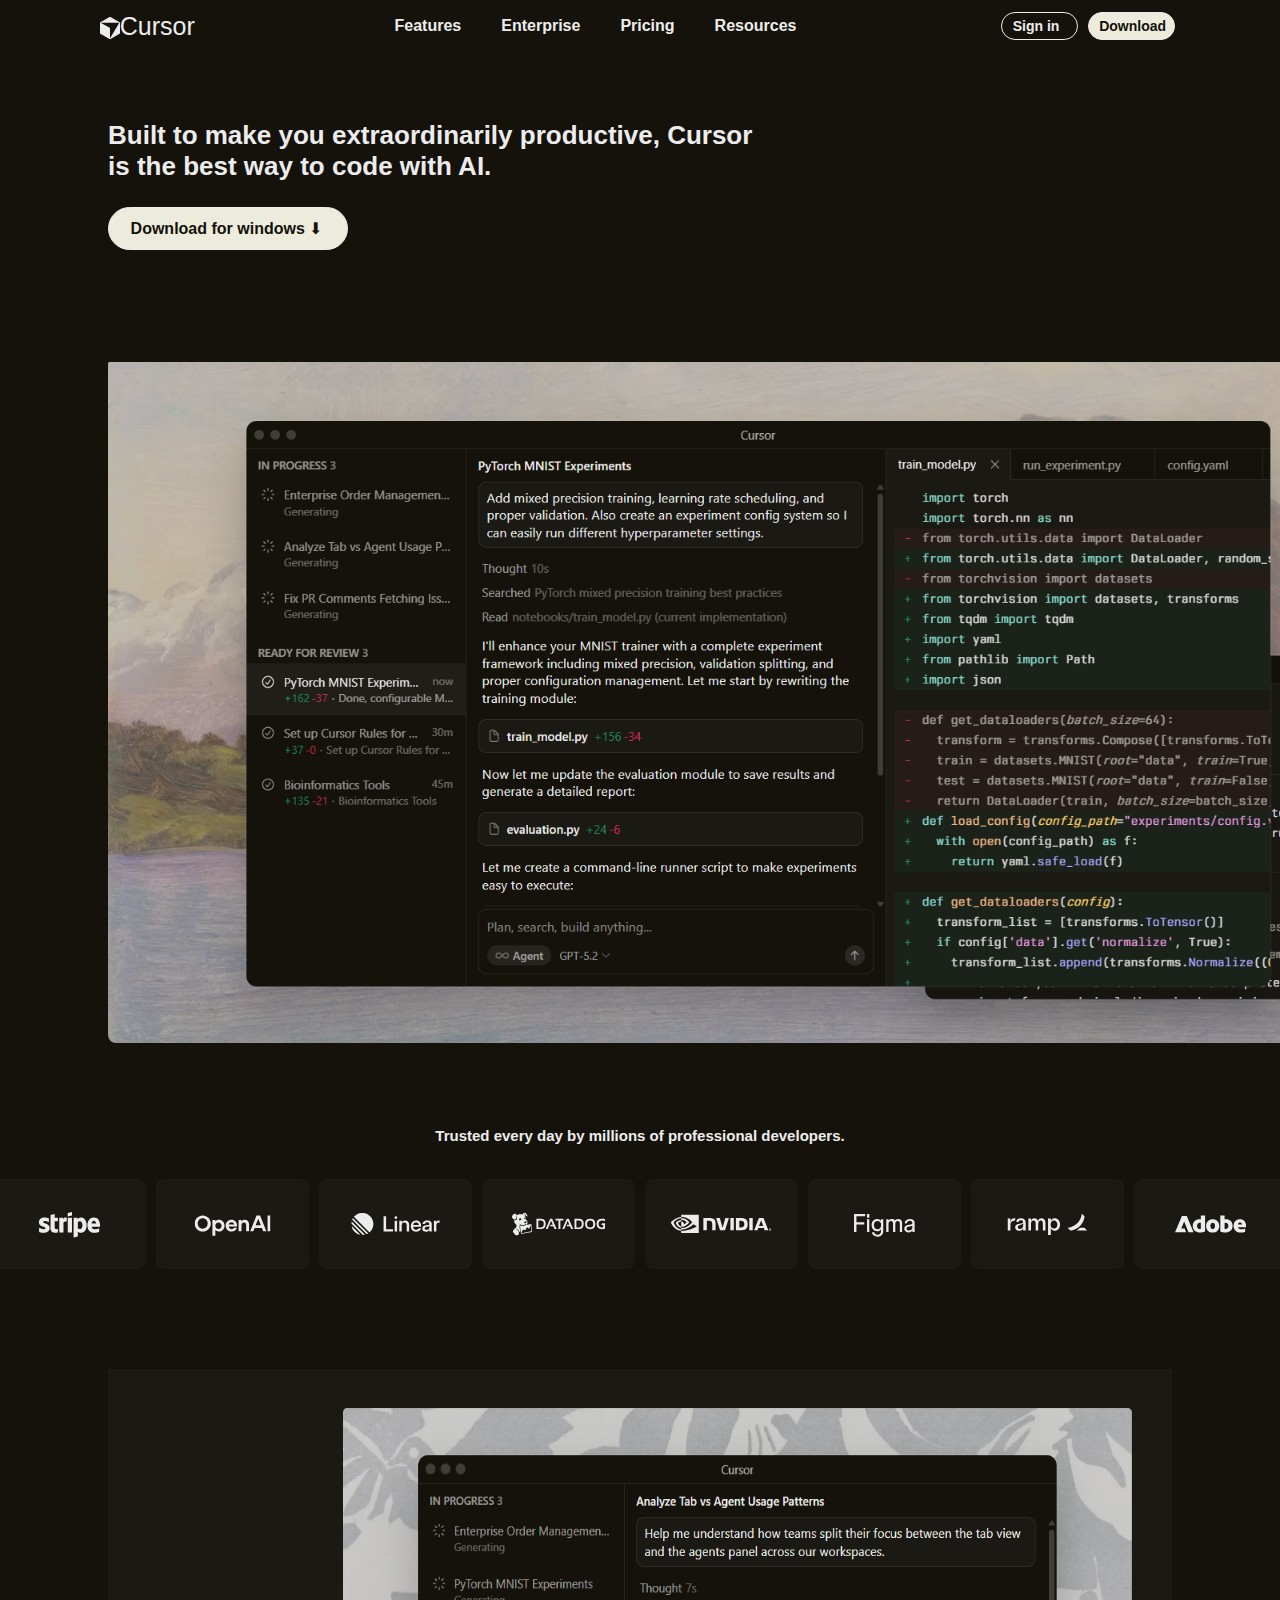
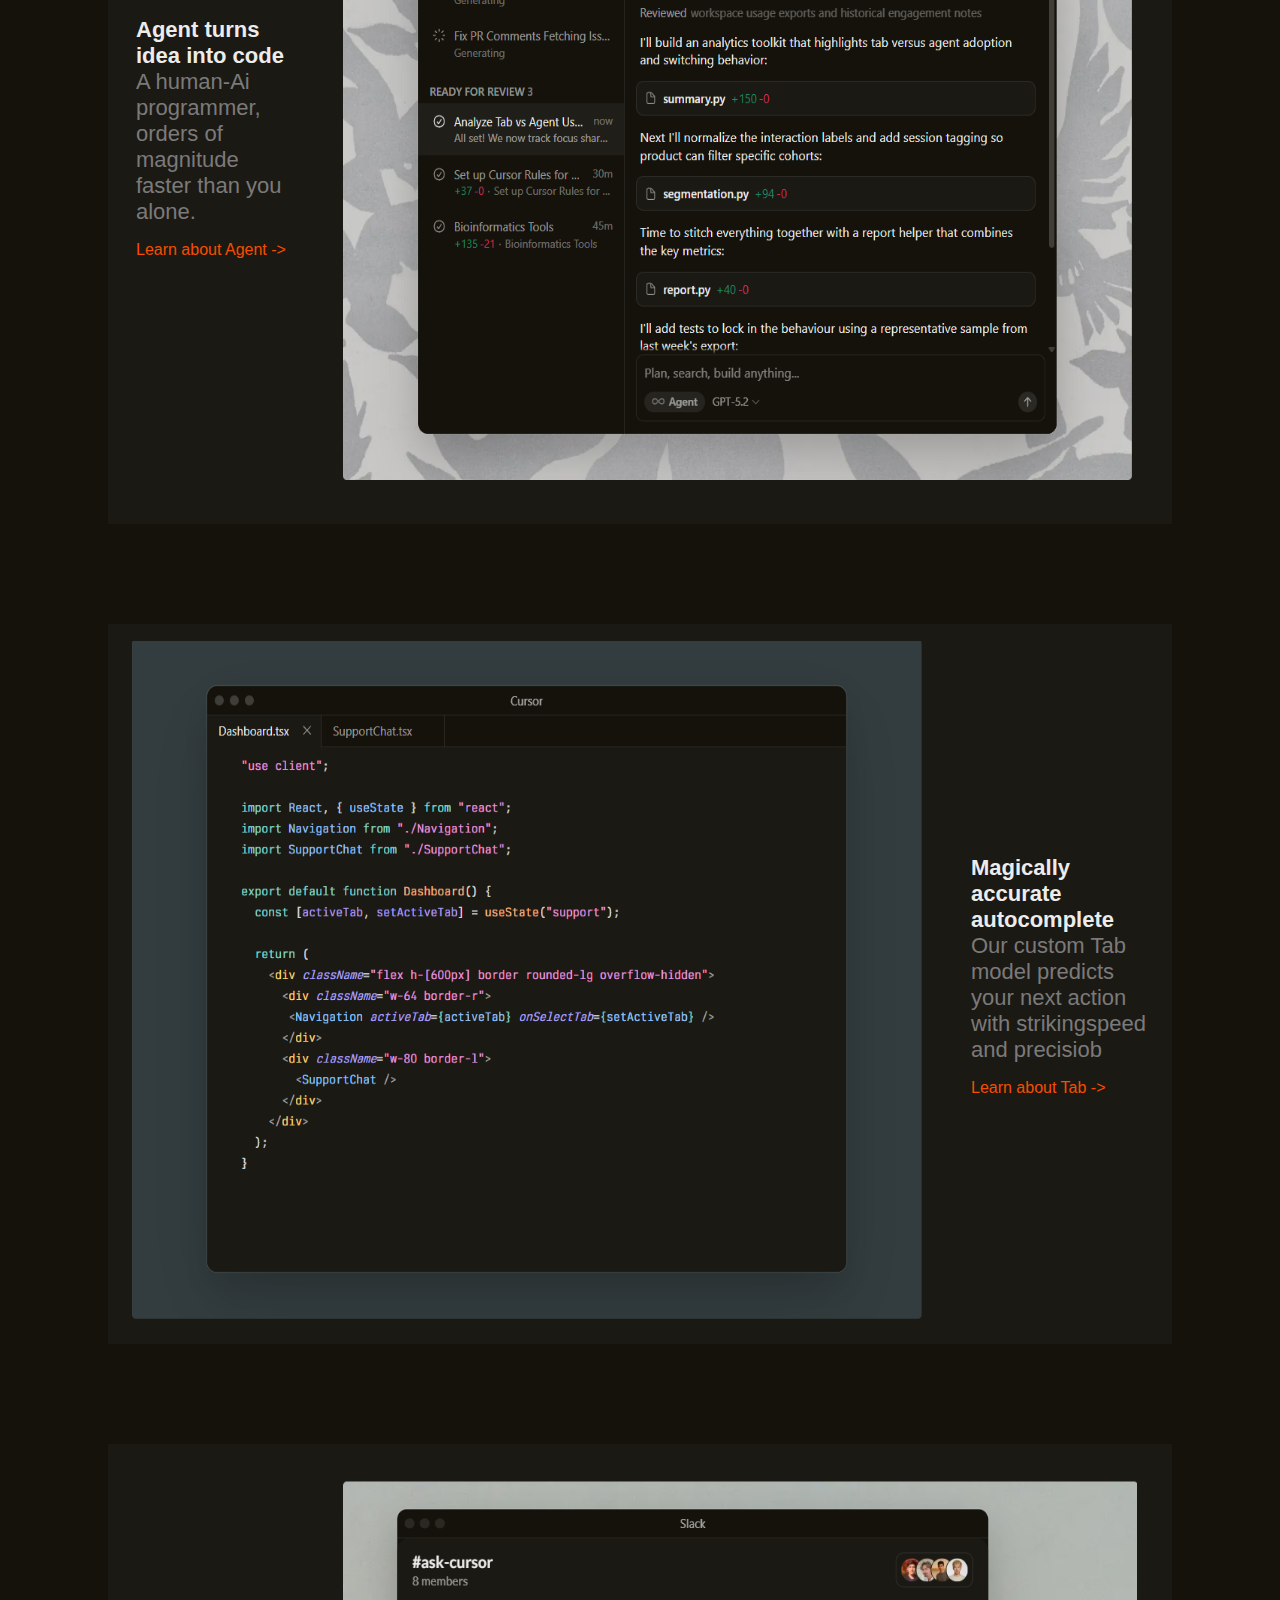
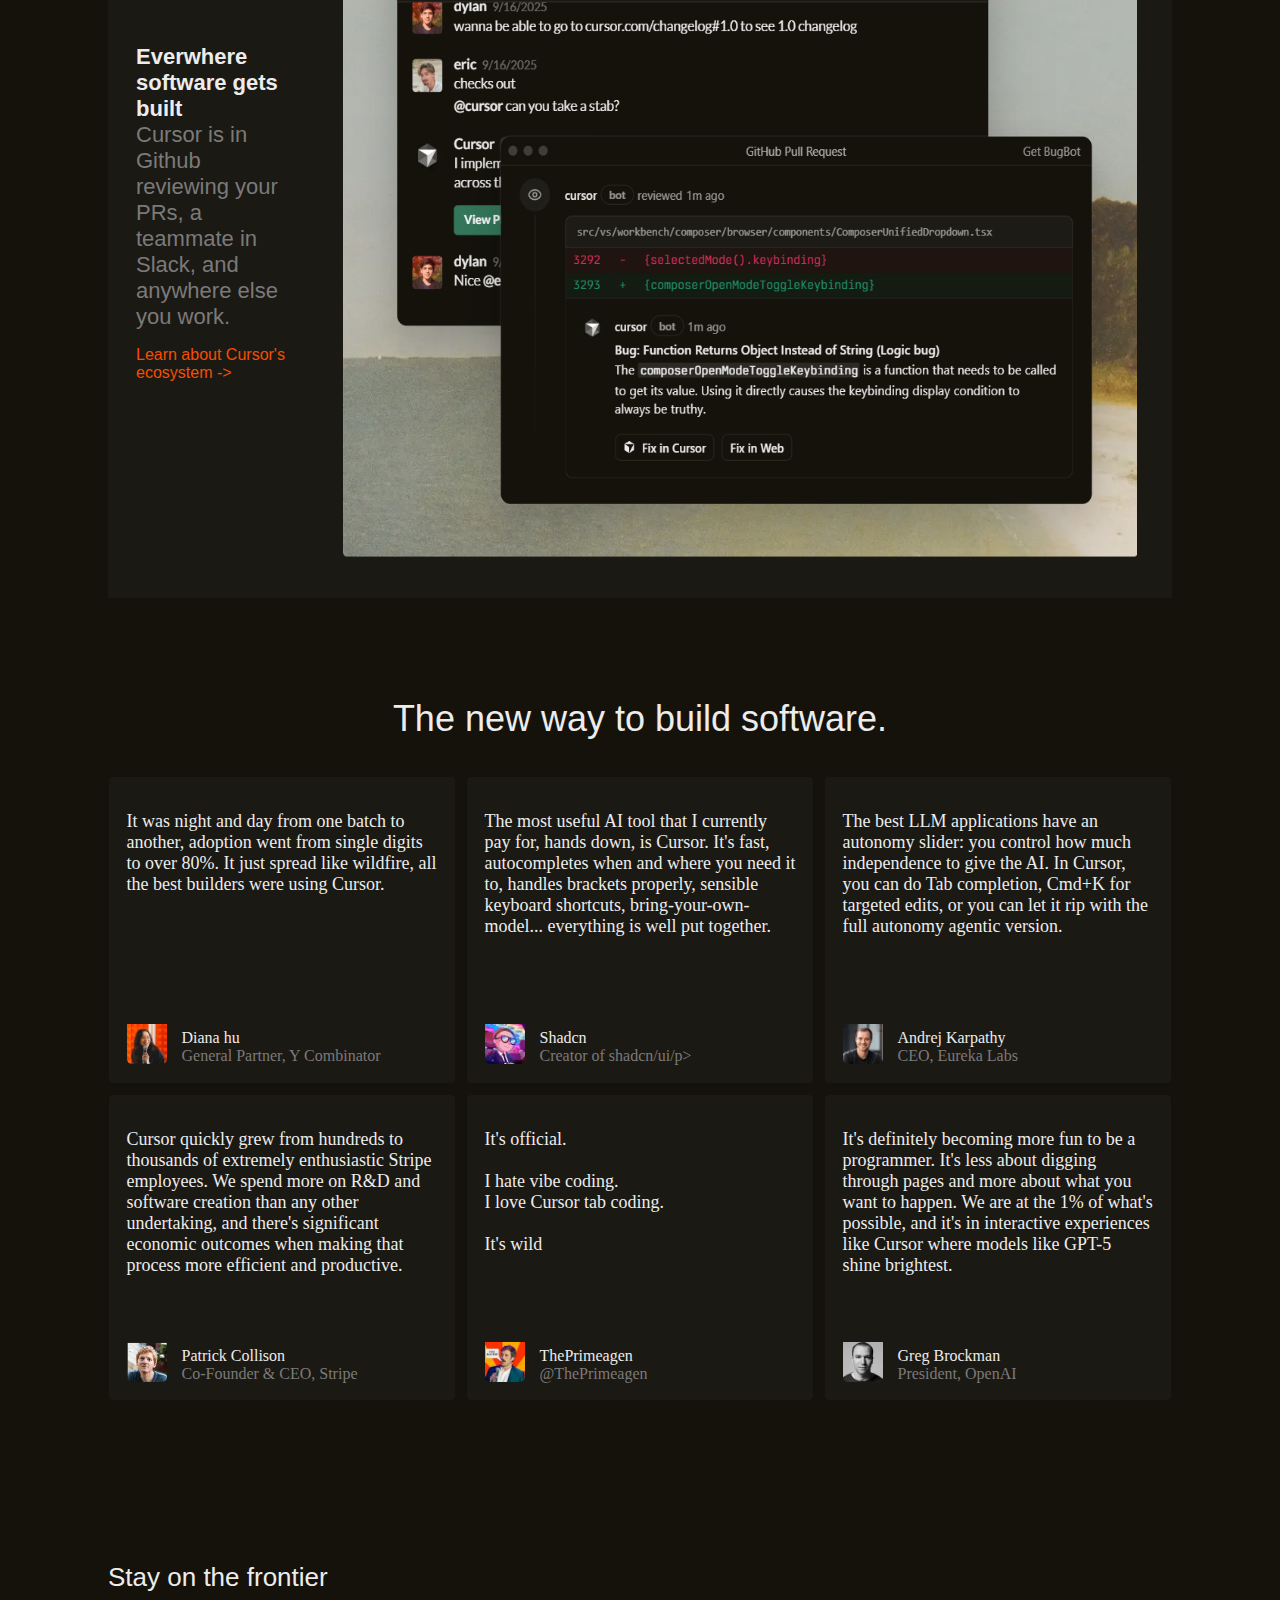
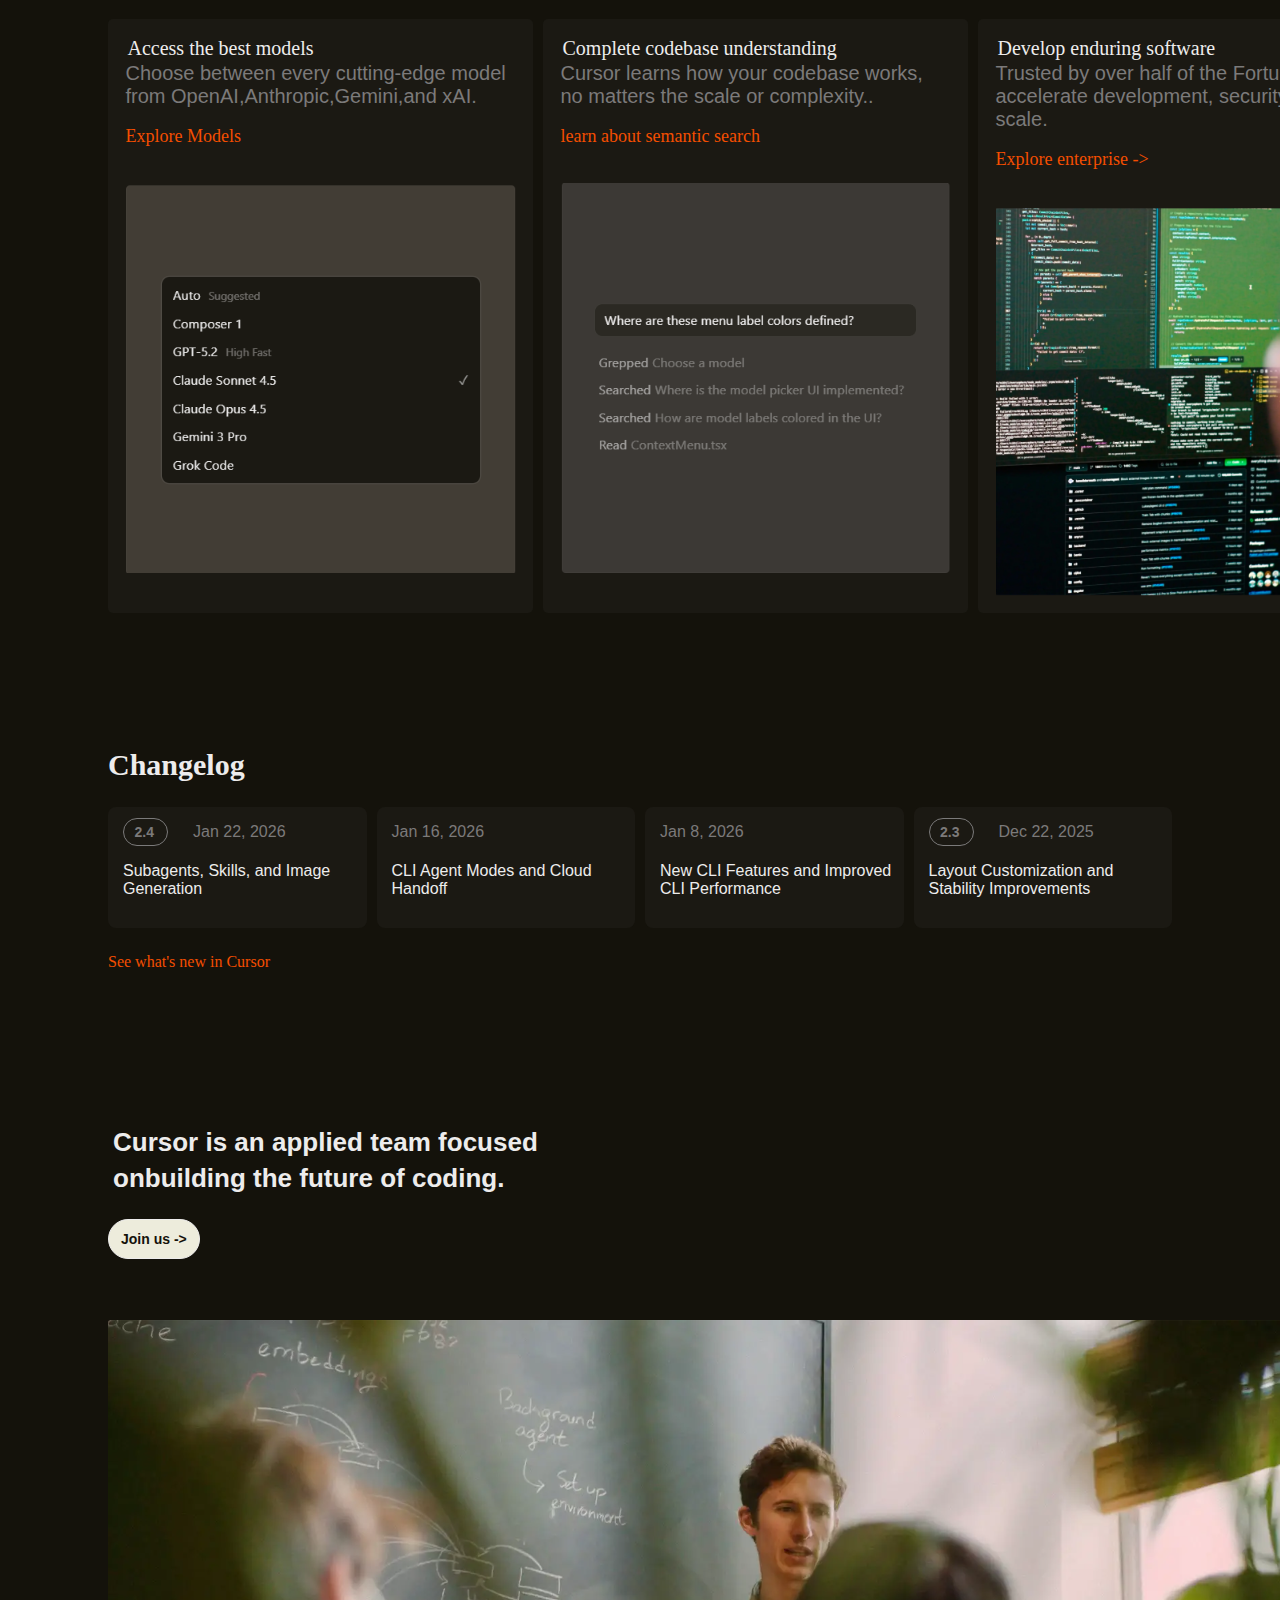
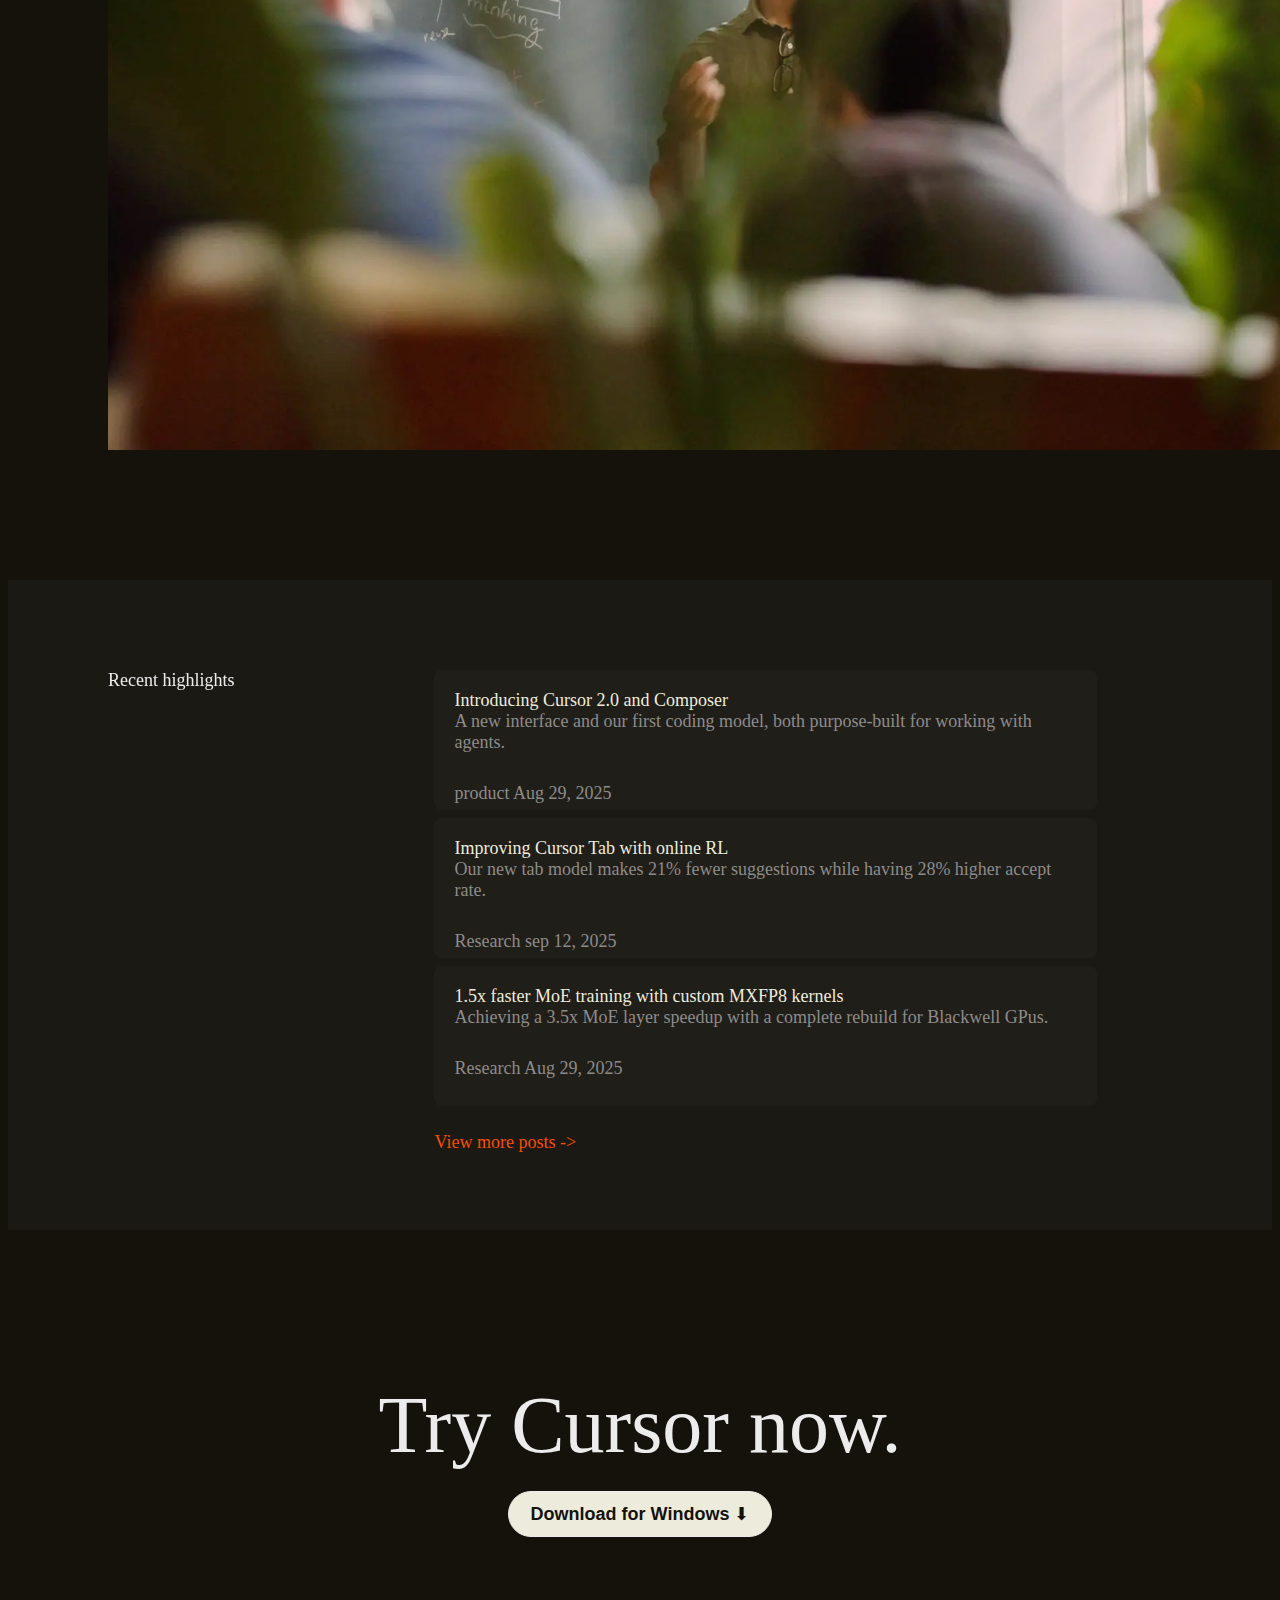
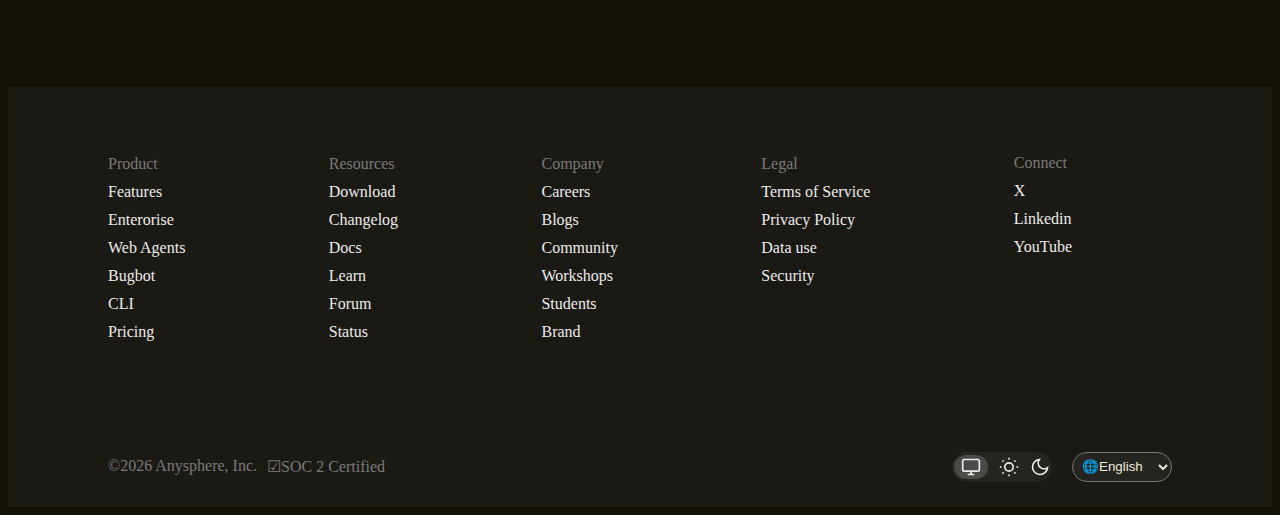
<file: index.html>
<!DOCTYPE html>
<html lang="en">
<head>
    <meta charset="UTF-8">
    <meta name="viewport" content="width=device-width, initial-scale=1.0">
    <title>Cursor_Ai</title>
    <link rel="stylesheet" href="style.css">
</head>
<body>
    <main>
        <header id="parent">
            <div class="cont1">
                <img class="img1" src="cursor brand assets/CUBE_2D_DARK.svg" alt="logo">
                <p>Cursor</p>
            </div>
            <div class="cont2">
                <a class="anchor" href="#">Features</a>
                <a class="anchor" href="#">Enterprise</a>
                <a class="anchor" href="#">Pricing</a>
                <a class="anchor" href="#">Resources</a>
            </div>
            <div class="cont3">
                <button id="b1">Sign in </button>
                <button id="b2">Download</button>
            </div>
        </header>

        <section id="main1">
            <div class="mainsection">

                <div class="main">
                    <h1>Built to make you extraordinarily productive, Cursor is the best way to code with AI.</h1>
                    <button id="mainB">Download for windows &#11015;</button>
                </div>
                <img id="content" src="cursor brand assets/maincontent.png" alt="main-content">
            </div>
        </section>

        <section class="logoimages">
            <div class="submaintrusted">
                <h2>Trusted every day by millions of professional developers.<h2></h2>
            </div>

            <div id="trusted">
                <div class="logos">
                    <img class="logost" src="cursor brand assets/stripe.svg" alt="stripe-logo">
                </div>
                <div class="logos">
                    <img  class="logost" src="cursor brand assets/openai.svg" alt="openai-logo">
                </div>
                <div class="logos">
                    <img class="logost" src="cursor brand assets/linear.svg" alt="linear-logo">
                </div>
                <div class="logos">
                    <img class="logost" src="cursor brand assets/datadog.svg" alt="datadog-logo">
                </div>
                <div class="logos">
                    <img class="logost" src="cursor brand assets/nvidia.svg" alt="nvidia-logo">
                </div>
                <div class="logos">
                    <img  class="logost"src="cursor brand assets/figma.svg" alt="figma-logo">
                </div>
                <div class="logos">
                    <img class="logost" src="cursor brand assets/ramp.svg" alt="ramp-logo">
                </div>
                <div class="logos">
                    <img class="logost" src="cursor brand assets/adobe.svg" alt="adobe-logo">
                </div>
            </div>
        </section>

        <section id="content-1">
            <div class="submain-1">
                <div class="mainright">
                    <h3 class="heading3">Agent turns idea into code </h3>
                    <div>
                        <p class="subcontent">A human-Ai programmer, orders of magnitude faster than you alone.</p>
                    </div>
                    <div>
                        <p class="learnmore">Learn about Agent -></p>
                    </div>
                </div>
                <div class="mainleft">
                    <img id="cont1" src="cursor brand assets/contnt1.png" alt="main-right-image">
                </div>
            </div>
        </section>

        <section id="content-2">
            <div class="submain-2">
                <div class="mainleft-2">
                    <img id="cont2" src="cursor brand assets/contnt2.png" alt="main-left-image">
                </div>
                <div class="mainright">
                    <h3 class="heading3">Magically accurate autocomplete</h3>
                    <div>
                        <p class="subcontent">Our custom Tab model predicts your next action with strikingspeed and precisiob</p>
                    </div>
                    <div>
                        <p class="learnmore">Learn about Tab -></p>
                    </div>
                </div>
            </div>
        </section>

        <section id="content-1">
            <div class="submain-1">
                <div class="mainright">
                    <h3 class="heading3">Everwhere software gets built </h3>
                    <div>
                        <p class="subcontent">Cursor is in Github reviewing your PRs, a teammate in Slack, and anywhere else you work.</p>
                    </div>
                    <div>
                        <p class="learnmore">Learn about Cursor's ecosystem -></p>
                    </div>
                </div>
                <div class="mainleft">
                    <img id="cont1" src="cursor brand assets/contnt3.png" alt="main-right-image">
                </div>
            </div>
        </section>

        <section id="credits">
            <div>
                <p class="sw">The new way to build software.</p>
            </div>
            <div id="creds">
                <div class="child">
                    <p class="pp">It was night and day from one batch to another, adoption went from single digits to over 80%. It just spread like wildfire, all the best builders were using Cursor.</p>
                    <div class="info">
                        <img class="img2" src="cursor brand assets/diana.webp" alt="diana-image">
                        <div class="person">
                            <p class="name">Diana hu</p>
                            <p class="position">General Partner, Y Combinator</p>
                        </div>
                    </div>
                </div>

                <div class="child">
                    <p>The most useful AI tool that I currently pay for, hands down, is Cursor. It's fast, autocompletes when and where you need it to, handles brackets properly, sensible keyboard shortcuts, bring-your-own-model... everything is well put together.</p>
                    <div class="info">
                        <img class="img2" src="cursor brand assets/shadcn-avatar.webp" alt="diana-image">
                        <div class="person">
                            <p class="name">Shadcn</p>
                            <p class="position">Creator of shadcn/ui/p>
                        </div>
                    </div>
                </div>

                <div class="child">
                    <p>The best LLM applications have an autonomy slider: you control how much independence to give the AI. In Cursor, you can do Tab completion, Cmd+K for targeted edits, or you can let it rip with the full autonomy agentic version.</p>
                    <div class="info">
                        <img class="img2" src="cursor brand assets/andrej-karpathy-avatar.webp" alt="diana-image">
                        <div class="person">
                            <p class="name">Andrej Karpathy</p>
                            <p class="position">CEO, Eureka Labs</p>
                        </div>
                    </div>
                </div>

                <div class="child">
                    <p>Cursor quickly grew from hundreds to thousands of extremely enthusiastic Stripe employees. We spend more on R&D and software creation than any other undertaking, and there's significant economic outcomes when making that process more efficient and productive.</p>
                    <div class="info">
                        <img class="img2" src="cursor brand assets/patrick-collison-avatar.webp" alt="diana-image">
                        <div class="person">
                            <p class="name">Patrick Collison</p>
                            <p class="position">Co‑Founder & CEO, Stripe</p>
                        </div>
                    </div>
                </div>

                <div class="child">
                    <p>It's official. 
                        <br>
                        <br>I hate vibe coding. 
                        <br>
                            I love Cursor tab coding. 
                        <br>
                        <br>It's wild</p>
                    <div class="info">
                        <img class="img2" src="cursor brand assets/theprimeagen-avatar.webp" alt="diana-image">
                        <div class="person">
                            <p class="name">ThePrimeagen</p>
                            <p class="position">@ThePrimeagen</p>
                        </div>
                    </div>
                </div>

                <div class="child">
                    <p>It's definitely becoming more fun to be a programmer. It's less about digging through pages and more about what you want to happen. We are at the 1% of what's possible, and it's in interactive experiences like Cursor where models like GPT-5 shine brightest.</p>
                    <div class="info">
                        <img class="img2" src="cursor brand assets/greg-brockman-avatar.webp" alt="diana-image">
                        <div class="person">
                            <p class="name">Greg Brockman</p>
                            <p class="position">President, OpenAI</p>
                        </div>
                    </div>
                </div>
            </div>
        </section>

        <section id="content-3">
            <div>
                <div>
                    <p class="stay">Stay on the frontier</p>
                </div>
                <div id="more">
                    <div id="object">
                        <div class="child3">
                            <p class="headings">Access the best models</p>
                            <p class="subcontent3">Choose between every cutting-edge model from OpenAI,Anthropic,Gemini,and xAI.</p>
                            <p class="learnmore3">Explore Models </p>
                        </div>
                        <div class="contimg3">
                            <img id="contt3" src="cursor brand assets/left3.png" alt="main-right-image">
                        </div>
                    </div>

                    <div id="object">
                        <div class="child3">
                            <p class="headings">Complete codebase understanding</p>
                            <p class="subcontent3">Cursor learns how your codebase works, no matters the scale or complexity..</p>
                            <p class="learnmore3">learn about semantic search</p>
                        </div>
                        <div class="contimg3">
                            <img id="contt3" src="cursor brand assets/center3.png" alt="main-right-image">
                        </div>
                    </div>

                    <div id="object">
                        <div class="child3">
                            <p class="headings">Develop enduring software</p>
                            <p class="subcontent3">Trusted by over half of the Fortune 500 to accelerate development, security and at scale.</p>
                            <p class="learnmore3">Explore enterprise -></p>
                        </div>
                        <div class="contimg3">
                            <img id="contt3" src="cursor brand assets/right3.png" alt="main-right-image">
                        </div>
                    </div>
                </div>
            </div>
        </section>

        <section id="content-4">
            <div>
                <h3 id="rr">Changelog</h3>
                <div class="contt4">
                    <div class="child4">
                        <div class="midchild">
                            <button class="butto">2.4</button>
                            <p>Jan 22, 2026</p>
                        </div>
                        <div class="smallchild">
                            <p id="sub">Subagents, Skills, and Image Generation</p>
                        </div>
                    </div>
                    <div class="child4">
                        <div class="midchild">
                            <p>Jan 16, 2026</p>
                        </div>
                        <div class="smallchild">
                            <p id="sub">CLI Agent Modes and Cloud Handoff</p>
                        </div>
                    </div>
                    <div class="child4">
                        <div class="midchild">
                            <p>Jan 8, 2026</p>
                        </div>
                        <div class="smallchild">
                            <p id="sub">New CLI Features and Improved CLI Performance</p>
                        </div>
                    </div>
                    <div class="child4">
                        <div class="midchild">
                            <button class="butto">2.3</button>
                            <p>Dec 22, 2025</p>
                        </div>
                        <div class="smallchild">
                            <p id="sub">Layout Customization and Stability Improvements</p>
                        </div>
                    </div>
                </div>
                <div class="new">
                    <p class="learnmore learning">See what's new in Cursor </p>
                </div>
            </div>    
        </section>

        <section id="content-5">
            <h2 class="cur">Cursor is an applied team focused</h2>
            <h2 class="cur">onbuilding the future of coding.</h2>
            <button class="but">Join us -></button>
        </section>
        <section id="content-6">
            <div class="img6">
                <img src="cursor brand assets/last.png" alt="teacher">
            </div>
        </section>

        <section id="content-7">
            <div>
                <p class="p1">Recent highlights</p>
            </div>
            <div class="cont7">
                <div class="research">
                    <div>
                        <p class="p2 p4">Introducing Cursor 2.0 and Composer</p>
                        <p class="p2">A new interface and our first coding model, both purpose-built for working with agents.</p>
                    </div>
                    <div>
                        <p class="p3">product Aug 29, 2025</p>
                    </div>
                </div>

                <div class="research">
                    <div>
                        <p class="p2 p4">Improving Cursor Tab with online RL</p>
                        <p class="p2">Our new tab model makes 21% fewer suggestions while having 28% higher accept rate.</p>
                    </div>
                    <div>
                        <p class="p3">Research sep 12, 2025</p>
                    </div>
                </div>

                <div class="research">
                    <div>
                        <p class="p2 p4">1.5x faster MoE training with custom MXFP8 kernels</p>
                        <p class="p2">Achieving a 3.5x MoE layer speedup with a complete rebuild for Blackwell GPus.</p>
                    </div>
                    <div>
                        <p class="p3">Research Aug 29, 2025</p>
                    </div>
                </div>

                <p class="learnmore3 ">View more posts -></p>
            </div>
        </section>

        <section id="content-8">
            <div id="try">
                <p class="p6">Try Cursor now.</p>
                <button class="bt1">Download for Windows &#11015;</button>
            </div>
        </section>

        <footer id="ft">
            <section id="content-9">
                <div id="cont9">
                    <p class="p7 p8">Product</p>
                    <p class="p7">Features</p>
                    <p class="p7">Enterorise</p>
                    <p class="p7">Web Agents</p>
                    <p class="p7">Bugbot</p>
                    <p class="p7">CLI</p>
                    <p class="p7">Pricing</p>
                </div>
                <div id="cont9">
                    <p class="p7 p8">Resources</p>
                    <p class="p7">Download</p>
                    <p class="p7">Changelog</p>
                    <p class="p7">Docs</p>
                    <p class="p7">Learn</p>
                    <p class="p7">Forum</p>
                    <p class="p7">Status</p>
                </div>
                <div id="cont9">
                    <p class="p7 p8">Company</p>
                    <p class="p7">Careers</p>
                    <p class="p7">Blogs</p>
                    <p class="p7">Community</p>
                    <p class="p7">Workshops</p>
                    <p class="p7">Students</p>
                    <p class="p7">Brand</p>
                </div>
                <div id="cont10">
                    <p class="p7 p8">Legal</p>
                    <p class="p7">Terms of Service</p>
                    <p class="p7">Privacy Policy</p>
                    <p class="p7">Data use</p>
                    <p class="p7">Security</p>
                </div>
                <div id="cont11">
                    <p class="p7 p8">Connect</p>
                    <p class="p7">X</p>
                    <p class="p7">Linkedin</p>
                    <p class="p7">YouTube</p>
                </div>
            </section>

            <section id="copyrights">
                <div id="footer-section">
                    <div id="footer-left">
                        <div id="inc">
                            <p> &copy;2026 Anysphere, Inc.</p>  
                        </div>
                        <div>  
                        <p>&#9745;SOC 2 Certified</p>
                        </div>
                    </div>
                        <div id="footer-side">
                            <div id="icons">
                                <svg  id="desktop" width="20" height="20" viewBox="0 0 24 24" fill="none" stroke="currentColor" stroke-width="2">
                                    <rect x="2" y="3" width="20" height="14" rx="2" ry="2"></rect>
                                    <line x1="8" y1="21" x2="16" y2="21"></line>
                                    <line x1="12" y1="17" x2="12" y2="21"></line>
                                </svg>
                                <svg id="sun" width="20" height="20" viewBox="0 0 24 24" fill="none" stroke="currentColor" stroke-width="2">
                                    <circle cx="12" cy="12" r="5"></circle>
                                    <line x1="12" y1="1" x2="12" y2="3"></line>
                                    <line x1="12" y1="21" x2="12" y2="23"></line>
                                    <line x1="4.22" y1="4.22" x2="5.64" y2="5.64"></line>
                                    <line x1="18.36" y1="18.36" x2="19.78" y2="19.78"></line>
                                    <line x1="1" y1="12" x2="3" y2="12"></line>
                                    <line x1="21" y1="12" x2="23" y2="12"></line>
                                    <line x1="4.22" y1="19.78" x2="5.64" y2="18.36"></line>
                                    <line x1="18.36" y1="5.64" x2="19.78" y2="4.22"></line>
                                </svg>
                                <svg id="moon" width="20" height="20" viewBox="0 0 24 24" fill="none" stroke="currentColor" stroke-width="2">
                                    <path d="M21 12.79A9 9 0 1 1 11.21 3 7 7 0 0 0 21 12.79z"></path>
                                </svg>
                            </div>

                            <div id="languages">
                                <label for="select a language"></label>
                                    <select name="language" id="lang">
                                        <option> &#127760;English</option>
                                        <option value="japanese">日本語</option>
                                        <option value="chinese">中国人</option>
                                        <option value="korean">한국인</option>
                                    </select>
                            </div>
                        </div>
                </div>
            </section>
        </footer>
    </main>
</body>
</html>
</file>
<file: style.css>
body{
    background-color: #14120b;
    color: #edecec;

}
#parent{
    display: flex;
    justify-content: space-between;
    align-items: center;
    cursor: pointer;
    padding-left: 100px;
    padding-right: 100px;
    font-family: sans-serif; 
    color : #edecec;
}
.img1{
    padding-top: 30px;
    height: 22.5px;
    width: 19.75px;

}
.cont1{
    font-size: 25px;
    font-family: sans-serif;
    display: flex;
}
.cont2{
    display: flex;
    align-items: center;
    font-size: 16px;
    font-weight: 600;
    gap: 40px;
    cursor: pointer;
    a {
        text-decoration: none;
        color: #edecec;
    }
}
.anchor:hover{
    color: rgb(200, 193, 193);
}
.cont3{
    padding: 5px;
    display: flex;
    justify-content: center;
    align-items: center;
    gap: 10px;
}
button{
    font-size: 14px;
    font-weight: 550;
    font-family: sans-serif;
    background-color: #14120b;
    color: #edecec;
    border-radius: 3.40282e38px;
    border: 1px solid #edecec;
    padding: 5.6px  10.5px  5.88px;
    cursor: pointer;
    line-height: 1;
    display: inline-flex
}
#b1:hover{
    background-color: rgb(35, 34, 34);
}
#b2,#mainB:hover{
    background-color: rgb(230, 222, 222);
}
#b1{
    width: 76.5px;
    height: 27.08px;
}
#b2, #mainB{
    width: 87.31px;
    height: 27.08px;
    background-color: #edecdc;
    color: #14120b;
}
#parent{
    position: fixed;
    top: 0;
    left: 0;
    right: 0;
    z-index: 1000;
    height: 52px;
    background-color: #14120b;
}
#main1{
    padding-left: 100px;
    padding-right: 100px;
}
.mainsection{
    padding: 112px  0px  67.2px;
    color: #edecec;
}
.main{
    font-family: sans-serif;
    margin: 0px  0px  56px;
}
h1{
    color: #edecec;
    font-size: 26px;
    height: 65px;
    width: 658.31px;
    margin: 0px  0px  22.4px;
}
#mainB{
    font-family: sans-serif;
    cursor: pointer;
    font-size: 16px;
    width: 240px;
    height: 42.88px;
    padding: 12.48px  21.6px  12.8px;
    border-radius: 3.40282e38px;
    line-height: 1;
    display: inline-flex;
}
#content{
    width: 1300px;
    height: 680.94px;
    padding-top: 56px;
    border-radius: 8px;
}
.submaintrusted{
    display: flex;
    justify-content: center;
    align-items: center;
    font-size: 10px;
    font-family: sans-serif;
    margin: 0px  0px  22.4px;
}
#trusted{
    display: flex;
    justify-content: center;
    align-items: center;
    gap: 10px;
}
.logoimages{
    padding-left: 100px;
    padding-right: 100px;
}
.logos{
    display: flex;
    justify-content: center;
    align-items: center;
    background-color: #1B1913;
    border-radius: 8px;
    padding: 25px;
}
.logost{
    width: 103px;
    height: 40px;
}
#cont1{
    width: 800px;
    height: 680.94px;
    padding: 17.5px;
}
#content-1{
    background-color: #14120b;
    padding-left: 100px;
    padding-right: 100px;
}
.submain-1{
    background-color: #1B1913;
    display: flex;
    align-items: center;
    gap: 20px;
    margin: 100px auto;
}
.mainright{
    color: #edecec;
    font-family: sans-serif;
    padding: 10.5px;
    cursor: pointer;
    border-radius: 8px;
}
.subcontent{
    font-family: sans-serif;
    font-size: 22px;
    color: #7b7a7a;
}
.learnmore{
    color: #f54e00;
    font-size: 16px;
    cursor: pointer;
}
.learnmore:hover{
    color: #9e3c0f;
}
.mainleft-2{
    padding: 17.5px;
}
#content-2{
    background-color: #14120b;
    padding-left: 100px;
    padding-right: 100px;
}
#cont2{
    width: 800px;
    height: 680.94px;
    padding-right: 17.5px;
}
h3 , .subcontent{
    margin: 0px auto;
}
.submain-1{
    padding: 17.5px;
}
.submain-2{
    background-color: #1B1913;
    display: flex;
    align-items: center;
    gap: 0px;
    margin: 100px auto;
}
.heading3{
    font-size: 22px;
}
.sw{
    display: flex;
    justify-content: center;
    align-items: center;
    padding-left: 120px;
    padding-right: 120px;
    font-size: 36px;
    font-family: sans-serif;
    color: #edecec;
}
#credits{
    padding-left: 100px;
    padding-right: 100px;
}
#creds{
    font-size: 12px;
    display: grid;
    grid-template-rows: repeat(2, 1fr);
    grid-template-columns: repeat(3, 1fr);
    gap: 10px;
}
.child{
    display: flex;
    flex-direction: column;
    justify-content: space-between;
    font-size: 18px;
    background-color: #1B1913;
    border: 1px solid #14120b;
    padding: 15.9px 17.5px 17.5px;
    border-radius: 5px;
    gap: 33px;
}
.img2{
    height: 40px;
    width: 40px;
    border-radius: 5px;
    padding-top: 15px;
}
.info{
    display: flex;
    gap: 15px;
}
.name , .position{
    font-size: 16px;
    cursor: text;
}
.name{
    margin: 0px;
}
.position{
    color: #7b7a7a;
    margin: 0px;
}
.person{
    padding-top: 20px;
}
#more{
    display: flex;
    gap: 10px;
}
#content-3{
    display: flex;
    gap: 10px;
    background-color: #14120b;
    padding-left: 100px;
    padding-right: 100px;
    padding-top: 135px ;
}
#object{
    display: flex;
    flex-direction: column;
    background-color: #1B1913;
    border-radius: 5px;
    padding: 15.9px 17.5px 17.5px;
}
.contimg3{
    display: flex;
    justify-content: center;
    align-items: center;
    padding-top: 17.5px;
}
#contt3{
    width: 390px;
    height: 390px;
}
.headings{
    font-size: 20px;
    margin: 2px;
}
.subcontent3{
    font-family: sans-serif;
    font-size: 20px;
    color: #7b7a7a;
    cursor: pointer;
    margin: 0px;
}
.learnmore3{
    color: #f54e00;
    font-size: 18px;
    cursor: pointer;
}
.learnmore3:hover{
    color: #9e3c0f;
}
.stay{
    font-size: 26px;
    font-family: sans-serif;
}
#content-4{
    padding-left: 100px;
    padding-right: 100px;
    padding-top: 135px;
}
.contt4{
    padding-top: 20px;
    padding-bottom: 15px;
    display: flex;
    gap: 10px;
}
.midchild{
    display: flex;
    align-items: center;
    color: #7b7a7a;
    gap: 25px;
    padding-bottom: 5px;
    
}
#rr{
    font-size: 30px;
    margin-bottom: 5px;
}
.child4{
    display: flex;
    flex-direction: column;
    width: 350px;
    height: 120.96px;
    font-size: 16px;
    font-family: sans-serif;
    background-color: #1B1913;
    border-radius: 8px;
    padding-left: 15px;
    cursor: pointer;
}
.child4:hover{
    background-color: #1e1c16;
}
.butto{
    color: #7b7a7a;
    background-color: #1B1913;
    border-color: #7b7a7a;
    height: 20px;
    width: 45px;
    padding-bottom: 20px;
}
#sub{
    margin: 0px;
}
.learning{
    font-size: 16px;
    margin-top: 10px;
}
#content-5{
    padding-left: 100px;
    padding-right: 100px;
    padding-top: 135px;
}
.cur{
    margin: 5px;
    font-size: 26px;
    font-family:sans-serif ;
}
.but{
    background-color: #edecdc;
    color: #14120b;
    margin-top: 20px;
    padding: 12px;
}
#content-6{
    width: 1300px;
    height: 680.94px;
    padding-left: 100px;
    padding-right: 100px;
    padding-top: 60px;
    padding-bottom: 180px;
    border-radius: 12px;
}
#content-7{
    display: flex;
    height: 560px;
    gap: 200px;
    background-color: #1B1913;
    padding-top: 90px;
    padding-left: 100px;
}
.cont7{
    display: flex;
    flex-direction: column;
    gap: 8px;
    cursor: pointer;
}
.research{
    display: flex;
    flex-direction: column;
    gap: 30px;
    height: 100px;
    width: 623px;
    background-color: #201e18;
    padding: 20px;
    border-radius: 8px;
}
.research:hover{
    background-color: #2b2a24;
}
.p1{
    font-size: 18px;
    margin: 0px;
    position: sticky;
    top: 60px;
    z-index: 10;
}
.p2{
    color: #8d8b8b;
    font-size: 18px;
    margin: 0px;
}
.p3{
    color: #8d8b8b;
    font-size: 18px;
    margin: 0px;
}
.p4{
    color: #edecdc;
}
.p5{
    font: 16px;
}
#try{
    display: flex;
    flex-direction: column;
    justify-content: center;
    align-items: center;
}
.p6{
    margin: 0px;
    font-size: 80px;
    padding-bottom: 20px;
}
#try{
    padding: 150px;
}
.bt1{
    color: #14120b;
    background-color: #edecdc;
    padding: 13px 22px 13px;
    font-size: 18px;
}
#ft{
    padding-left: 100px;
    padding-right: 100px;
    background-color: #1B1913;
}
#content-9{
    display: flex;
    justify-content: center;
    align-items: center;
    justify-content: space-between;
    padding-top: 67px;
    padding-right: 100px;
}
#cont9{
    display: flex;
    flex-direction: column;
    gap: 10px;
    cursor: pointer;
}
.p7{
    margin: 0px;
}
.p8{
    color: #7b7a7a;
}
#cont10{
    display: flex;
    flex-direction: column;
    padding-bottom: 55px;
    gap: 10px;
    cursor: pointer;
}
#cont11{
    display: flex;
    flex-direction: column;
    padding-bottom: 85px;
    gap: 10px;
    cursor: pointer;
}
#copyrights{
    padding-top: 100px;
}
#footer-section{
    display: flex;
    justify-content: center;
    align-items: center;
    justify-content: space-between;
    padding-bottom: 15px;
}
#icons{
    background-color: #26241e;
    display: flex;
    justify-content: center;
    align-items: center;
    justify-content: space-around;
    height: 30px;
    width: 100px;
    border-radius: 15px;
    gap: 8px;
}
#desktop{
    border-radius: 15px;
    background-color: #4a4a47;
    width: 30px;
    padding: 2px;
}
#languages{
    background-color: #1B1913;
    border-radius: 8px;
    cursor: pointer;
}
#lang{
    color: #edecdc;
    background-color: #26241e;
    border-radius: 15px;
    height: 30px;
    width: 100px;
    padding-left: 5px;
    cursor: pointer;
}
#footer-side{
    display: flex;
    justify-content: center;
    align-items: center;
    justify-content: flex-end;
    gap: 20px;
    cursor: pointer;
}
#sun:hover{
    color: #bfb7b3;
}
#moon:hover{
    color: #bfb7b3;
}
#lang:hover{
    background-color: #4a4a47;
}
#footer-left{
    color: #7b7a7a;
    font-size : 16px;
    display: flex;
    gap:10px;
    cursor: pointer;
}
#footer-left:hover{
    color: #edecdc;
}
</file>
